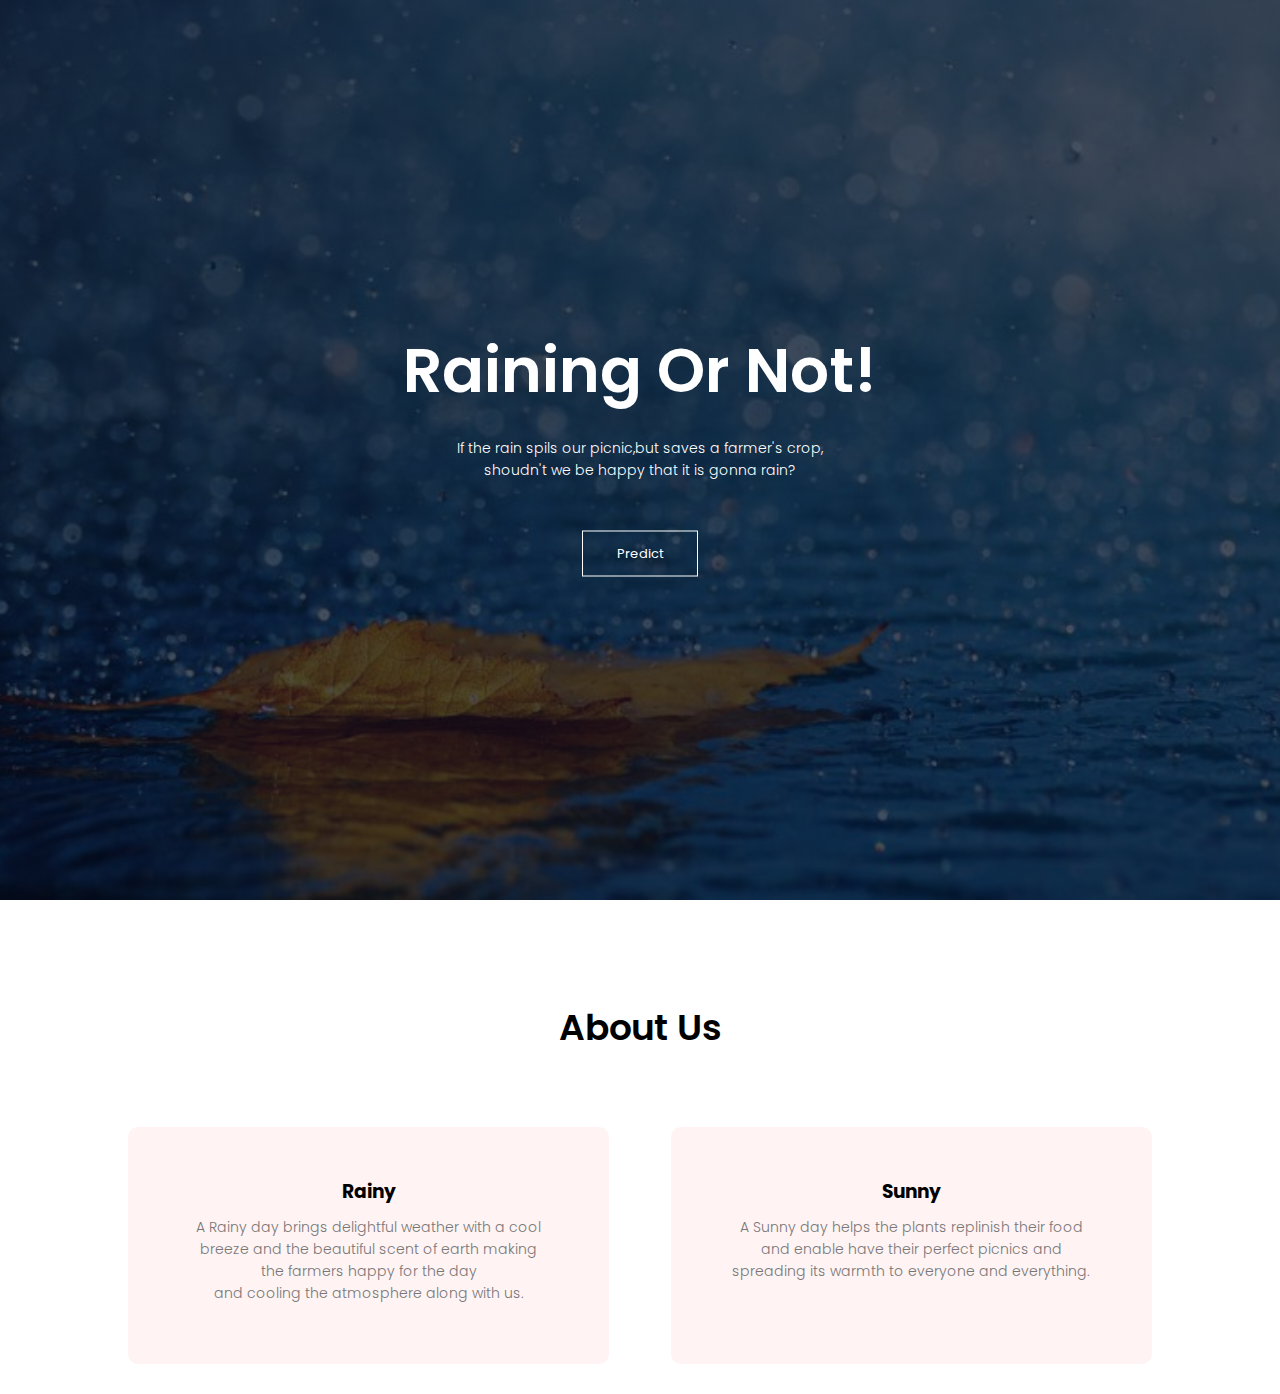
<file: webapp/index.html>
<!DOCTYPE html>
<html>
    <head>
        <meta name="viewport" content="width=device-width,initial-scale=1.0">
        <title>Rainfall Prediction Application</title>
        <link rel="stylesheet" href="style.css">
        <link rel="preconnect" href="https://fonts.googleapis.com">
        <link rel="preconnect" href="https://fonts.gstatic.com" crossorigin>
        <link href="https://fonts.googleapis.com/css2?family=Poppins:wght@100;200;300;400;600;700&display=swap" rel="stylesheet">
    </head>
    <body>
        <section class="header">
          <div class="text-box">
        <h1>
            Raining Or Not!  </h1>
            <p>
              If the rain spils our picnic,but saves a farmer's crop,<br>
              shoudn't we be happy that it is gonna rain?
            </p>
            <a href="" class="button">Predict</a>
      
    </div>
    </section>
        <section class="footer">
            <h1>About Us</h1>
            <div class="colomn">
            <div class="row">
                <h3>Rainy</h3>
                <p>
                    A Rainy day brings delightful weather with a cool breeze and 
                    the beautiful scent of earth making the farmers happy for the day<br> 
                    and cooling the atmosphere along with us.
                </p>
            </div>
           
                    <div class="row">
                        <h3>Sunny</h3>
                        <p>
                    A Sunny day helps the plants replinish their food and enable 
                     have 
                    their perfect picnics 
                    and spreading its warmth to everyone and everything.
                </p>  
            </div>
            
           
        </div>
        </section>
        
    </body>
</html>
</file>
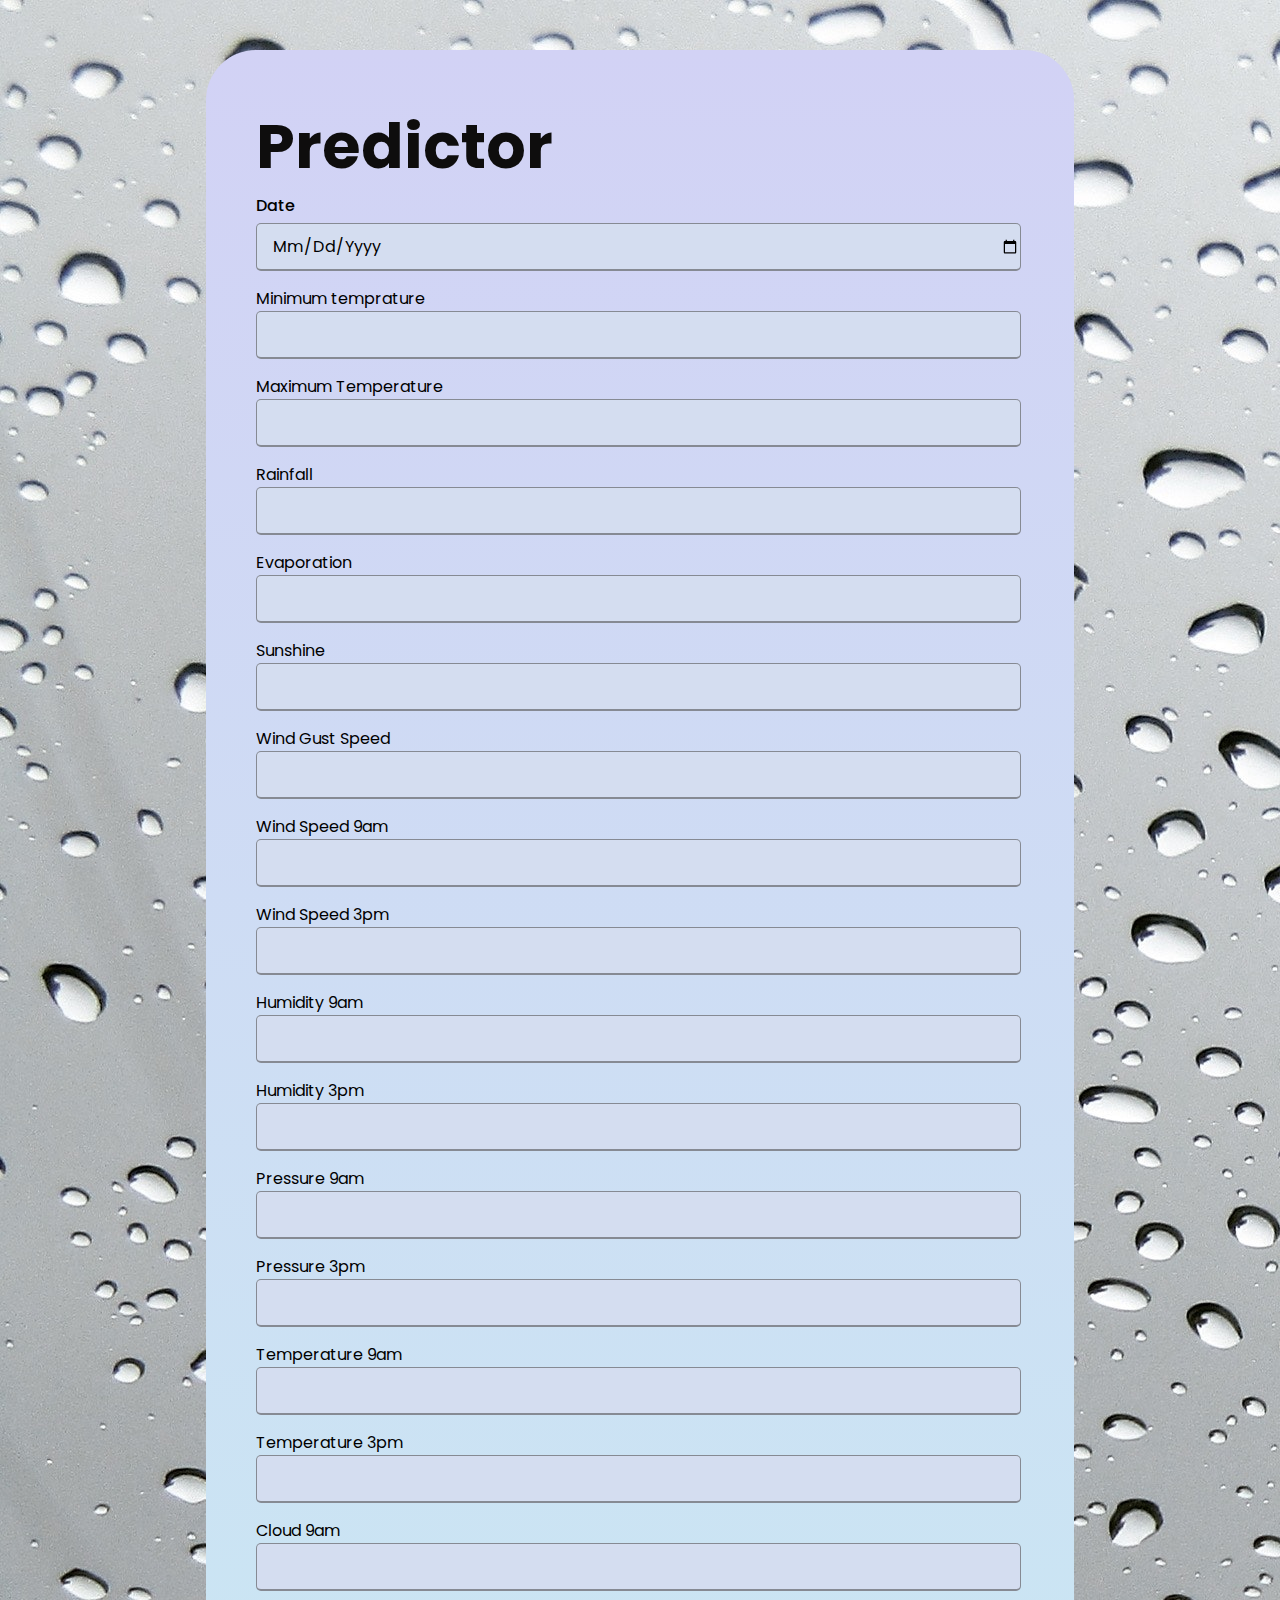
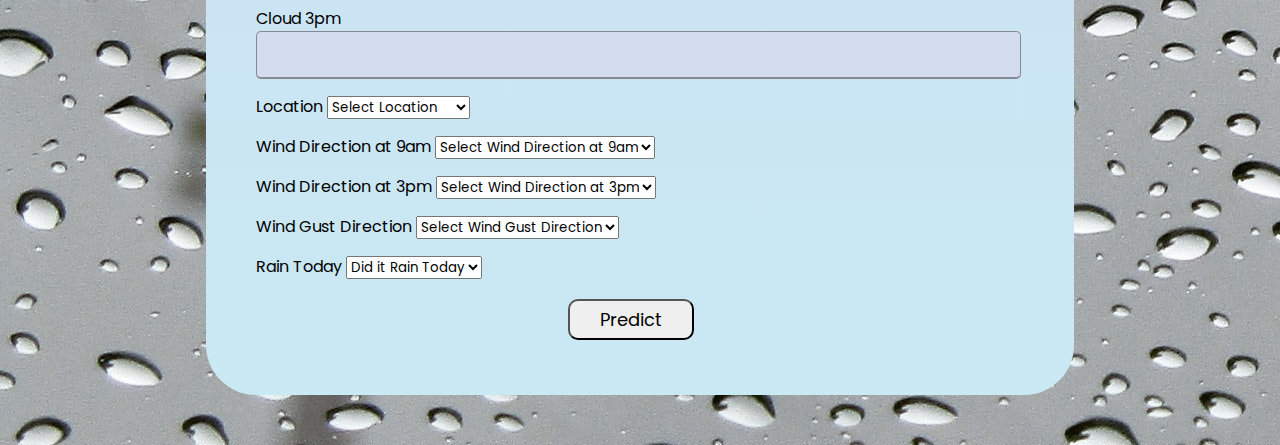
<file: webapp/prediction.html>
<!DOCTYPE html>
<html>
    <head>
        <meta name="viewport" content="width=device-width,initial-scale=1.0">

        <link rel="stylesheet" href="predictor.css">
        <link rel="preconnect" href="https://fonts.googleapis.com">
        <link rel="preconnect" href="https://fonts.gstatic.com" crossorigin>
        <link href="https://fonts.googleapis.com/css2?family=Poppins:wght@100;200;300;400;600;700&display=swap" rel="stylesheet">
    </head>
    <!-- <body>
        <section class="sub-header">
         <h1>Predictor</h1>
        </section>
        
    </body> -->
  
    <body>
        <section id="prediction-form">
            <form class="form" action="/predict", method="POST">
                <h1 class="my-3 text-center">Predictor</h1>
                <div class="row">
                    <div class="colomn"
                    <div class="col-md-6 my-2">
                        <div class="md-form">
                            <label for="date" class="date">Date</label>
                            <input type="date" class="form-control" id="date" name="date">
                        </div>
                    </div>
                    <div class="col-md-6 my-2">
                        <div class="md-form">
                            <label for="mintemp" class="mintemp"> Minimum temprature</label>
                            <input type="text" class="form-control" id="mintemp" name="mintemp">
                        </div>
                    </div>
                    <div class="col-md-6 my-2">
                        <div class="md-form">
                            <label for="maxtemp" class="maxtemp">Maximum Temperature</label>
                            <input type="text" class="form-control" id="maxtemp" name="maxtemp">
                        </div>
                    </div>
                    <div class="col-md-6 my-2">
                        <div class="md-form">
                            <label for="rainfall" class="rainfall">Rainfall</label>
                            <input type="text" class="form-control" id="rainfall" name="rainfall">
                        </div>
                    </div>
                    <div class="col-md-6 my-2">
                        <div class="md-form">
                            <label for="evaporation" class="evaporation">Evaporation</label>
                            <input type="text" class="form-control" id="evaporation" name="evaporation">
                        </div>
                    </div>
                    <div class="col-md-6 my-2">
                        <div class="md-form">
                            <label for="sunshine" class="sunshine">Sunshine</label>
                            <input type="text" class="form-control" id="sunshine" name="sunshine">
                        </div>
                    </div>
                    <div class="col-md-6 my-2">
                        <div class="md-form">
                            <label for="windgustspeed" class="windgustspeed">Wind Gust Speed</label>
                            <input type="text" class="form-control" id="windgustspeed" name="windgustspeed">
                        </div>
                    </div>
                    <div class="col-md-6 my-2">
                        <div class="md-form">
                            <label for="windspeed9am" class="windspeed9am">Wind Speed 9am</label>
                            <input type="text" class="form-control" id="windspeed9am" name="windspeed9am">
                        </div>
                    </div>
                    <div class="col-md-6 my-2">
                        <div class="md-form">
                            <label for="windspeed3pm" class="windspeed3pm">Wind Speed 3pm</label>
                            <input type="text" class="form-control" id="windspeed3pm" name="windspeed3pm">
                        </div>
                    </div>
                    <div class="col-md-6 my-2">
                        <div class="md-form">
                            <label for="humidity9am" class="humidity9am">Humidity 9am</label>
                            <input type="text" class="form-control" id="humidity9am" name="humidity9am">
                        </div>
                    </div>
                    <div class="col-md-6 my-2">
                        <div class="md-form">
                            <label for="humidity3pm" class="humidity3pm">Humidity 3pm</label>
                            <input type="text" class="form-control" id="humidity3pm" name="humidity3pm">
                        </div>
                    </div>
                    <div class="col-md-6 my-2">
                        <div class="md-form">
                            <label for="pressure9am" class="pressure9am">Pressure 9am</label>
                            <input type="text" class="form-control" id="pressure9am" name="pressure9am">
                        </div>
                    </div>
                    <div class="col-md-6 my-2">
                        <div class="md-form">
                            <label for="pressure3pm" class="pressure3pm">Pressure 3pm</label>
                            <input type="text" class="form-control" id="pressure3pm" name="pressure3pm">
                        </div>
                    </div>
                    
                    <div class="col-md-6 my-2">
                        <div class="md-form">
                            <label for="temp9am" class="temp9am">Temperature 9am</label>
                            <input type="text" class="form-control" id="temp9am" name="temp9am">
                        </div>
                    </div>
                    <div class="col-md-6 my-2">
                        <div class="md-form">
                            <label for="temp3pm" class="temp3pm">Temperature 3pm</label>
                            <input type="text" class="form-control" id="temp3pm" name="temp3pm">
                        </div>
                    </div>
                    <div class="col-md-6 my-2">
                        <div class="md-form">
                            <label for="cloud9am" class="cloud9am">Cloud 9am</label>
                            <input type="text" class="form-control" id="cloud9am" name="cloud9am">
                        </div>
                    </div>
                    <div class="col-md-6 my-2">
                        <div class="md-form">
                            <label for="cloud3pm" class="cloud3pm">Cloud 3pm</label>
                            <input type="text" class="form-control" id="cloud3pm" name="cloud3pm">
                        </div>
                    </div>
                    </div>
                    <div class="col-md-6 my-2">
                        <div class="md-form">
                            <label for="location" class="location" name="location">Location</label>
                            <select class="location" id="location" name="location" aria-label="Location">
                                <option selected>Select Location</option>
                                <option value= 24>Adelaide</option>
                                <option value= 7>Albany</option>
                                <option value= 30>Albury</option>
                                <option value= 46>AliceSprings</option>
                                <option value= 33>BadgerysCreek</option>
                                <option value= 14>Ballarat</option>
                                <option value= 36>Bendigo</option>
                                <option value= 21>Brisbane</option>
                                <option value= 2>Cairns</option>
                                <option value= 43>Cobar</option>
                                <option value= 9>CoffsHarbour</option>
                                <option value= 4>Dartmoor</option>
                                <option value= 11>Darwin</option>
                                <option value= 15>GoldCoast</option>
                                <option value= 17>Hobart</option>
                                <option value= 45>Katherine</option>
                                <option value= 23>Launceston</option>
                                <option value= 28>Melbourne</option>
                                <option value= 25>Melbourne Airport</option>
                                <option value= 44>Mildura</option>
                                <option value= 42>Moree</option>
                                <option value= 5>MountGambier</option>
                                <option value= 12>MountGinini</option>
                                <option value= 19>Newcastle	</option>
                                <option value= 47>Nhil</option>
                                <option value= 13>NorahHead</option>
                                <option value= 6>NorfolkIsland</option>
                                <option value= 32>Nuriootpa</option>
                                <option value= 40>PearceRAAF</option>
                                <option value= 31>Penrith</option>
                                <option value= 26>Perth</option>
                                <option value= 35>Perth Airport</option>
                                <option value= 1>Portland</option>
                                <option value= 37>Richmond</option>
                                <option value= 27>Sale</option>
                                <option value= 41>Salmon Gums</option>
                                <option value= 10>Sydney</option>
                                <option value= 16>Sydney Airport</option>
                                <option value= 39>Townsville</option>
                                <option value= 34>Tuggeranong</option>
                                <option value= 49>Uluru</option>
                                <option value= 38>WaggaWagga</option>
                                <option value= 3>Walpole</option>
                                <option value= 18>Watsonia</option>
                                <option value= 22>William Town</option>
                                <option value= 8>Witchcliffe</option>
                                <option value= 20>Wollongong</option>
                                <option value= 48>Woomera</option>
                            </select>
                        </div>
                    </div>
                    <div class="col-md-6 my-2">
                        <div class="md-form">
                            <label for="winddir9am" class="winddir9am" name = "winddir9am">Wind Direction at 9am</label>
                            <select class="winddir9am" id="winddir9am" name="winddir9am" aria-label="Wind Direction 9am">
                                <option selected>Select Wind Direction at 9am</option>
                                <option value= 1>N</option>
                                <option value= 5>W</option>
                                <option value= 10>S</option>
                                <option value= 15>E</option>
                                <option value= 2>NW</option>
                                <option value= 9>NE</option>
                                <option value= 7>SW</option>
                                <option value= 13>SE</option>
                                <option value= 0>NNW</option>
                                <option value= 3>NNE</option>
                                <option value= 8>SSW</option>
                                <option value= 11>SSE</option>
                                <option value= 4>WNW</option>
                                <option value= 6>WSW</option>
                                <option value= 12>ENE</option>
                                <option value= 14>ESE</option>
                            </select>
                        </div>
                    </div>
                    <div class="col-md-6 my-2">
                        <div class="md-form">
                            <label for="winddir3pm" class="winddir3pm" name = "winddir3pm">Wind Direction at 3pm</label>
                            <select class="winddir3pm" id="winddir3pm" name = "winddir3pm" aria-label="Wind Direction at 3pm">
                                <option selected>Select Wind Direction at 3pm</option>
                                <option value= 2>N</option>
                                <option value= 4>W</option>
                                <option value= 8>S</option>
                                <option value= 14>E</option>
                                <option value= 0>NW</option>
                                <option value= 11>NE</option>
                                <option value= 9>SW</option>
                                <option value= 10>SE</option>
                                <option value= 1>NNW</option>
                                <option value= 5>NNE</option>
                                <option value= 7>SSW</option>
                                <option value= 12>SSE</option>
                                <option value= 3>WNW</option>
                                <option value= 6>WSW</option>
                                <option value= 13>ENE</option>
                                <option value= 15>ESE</option>
                            </select>
                        </div>
                    </div>
                    <div class="col-md-6 my-2">
                        <div class="md-form">
                            <label for="windgustdir" class="windgustdir" name = "windgustdir">Wind Gust Direction</label>
                            <select class="windgustdir" id="windgustdir" name = "windgustdir" aria-label="Wind Gust Direction">
                                <option selected>Select Wind Gust Direction</option>
                                <option value= 3>N</option>
                                <option value= 4>W</option>
                                <option value= 7>S</option>
                                <option value= 15>E</option>
                                <option value= 1>NW</option>
                                <option value= 11>NE</option>
                                <option value= 9>SW</option>
                                <option value= 12>SE</option>
                                <option value= 0>NNW</option>
                                <option value= 6>NNE</option>
                                <option value= 8>SSW</option>
                                <option value= 10>SSE</option>
                                <option value= 2>WNW</option>
                                <option value= 5>WSW</option>
                                <option value= 14>ENE</option>
                                <option value= 13>ESE</option>
                            </select>
                        </div>
                    </div>
                    <div class="col-md-6 my-2">
                        <div class="md-form">
                            <label for="raintoday" class="raintoday" name="raintoday">Rain Today</label>
                            <select class="raintoday" id="raintoday" name="raintoday" aria-label="Rain Today">
                                <option selected>Did it Rain Today</option>
                                <option value= 1>Yes</option>
                                <option value= 0>No</option>
                            </select>
                        </div>
                    </div>
                    <div class="button">
                        <button type="submit" class="btn btn-info button" center="true">Predict</button>
                        
                    </div>
                </div>
            </form>
        </section>
       
        <script src="https://cdn.jsdelivr.net/npm/bootstrap@5.0.0-beta2/dist/js/bootstrap.bundle.min.js" integrity="sha384-b5kHyXgcpbZJO/tY9Ul7kGkf1S0CWuKcCD38l8YkeH8z8QjE0GmW1gYU5S9FOnJ0" crossorigin="anonymous"></script>
    </body>
</html>
</file>
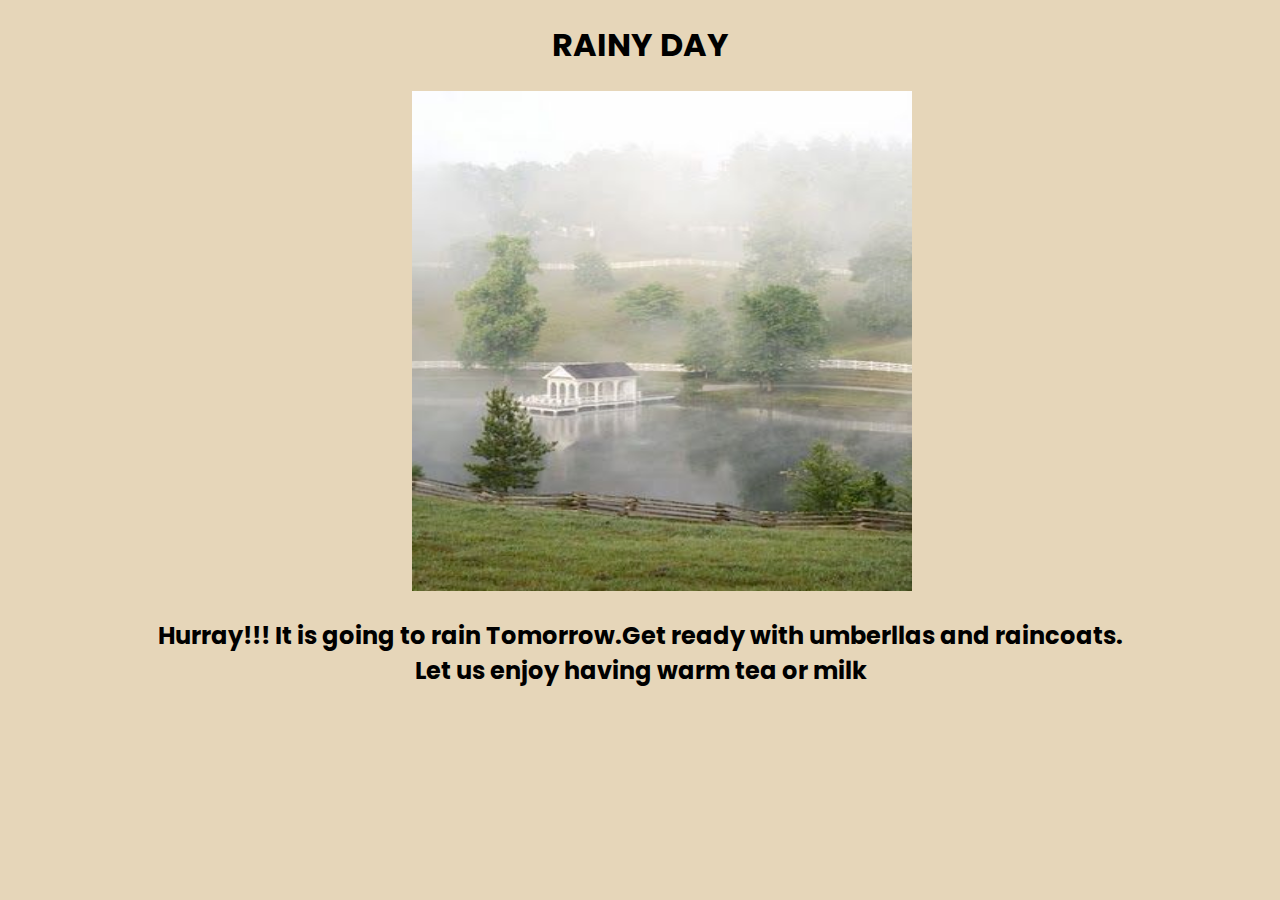
<file: webapp/rainyday.html>
<!DOCTYPE html>
<html lang="en">
<head>
    <meta charset="UTF-8">
    <meta http-equiv="X-UA-Compatible" content="IE=edge">
    <meta name="viewport" content="width=device-width, initial-scale=1.0">
    <link href="https://fonts.googleapis.com/css2?family=Poppins:wght@100;400;500;600;700;800;900&display=swap" rel="stylesheet">
    <link rel="stylesheet" href="after_predict.css">
    <title>Rainy Day</title>
</head>
<body>
    <h1 style="text-align: center; font-size: 3 rem; font-weight: bolder">RAINY DAY</h1>
    <div class="rainyimg">
        <img src="images/rainyday.png" alt="Rachana" style="height: 500px; width: 500px; margin-left: 32%">
    </div>
    <div>
        <h2>Hurray!!! It is going to rain Tomorrow.Get ready with umberllas and raincoats.<br>Let us enjoy having warm tea or milk</h2>
   </div>
</body>
</html>
</file>
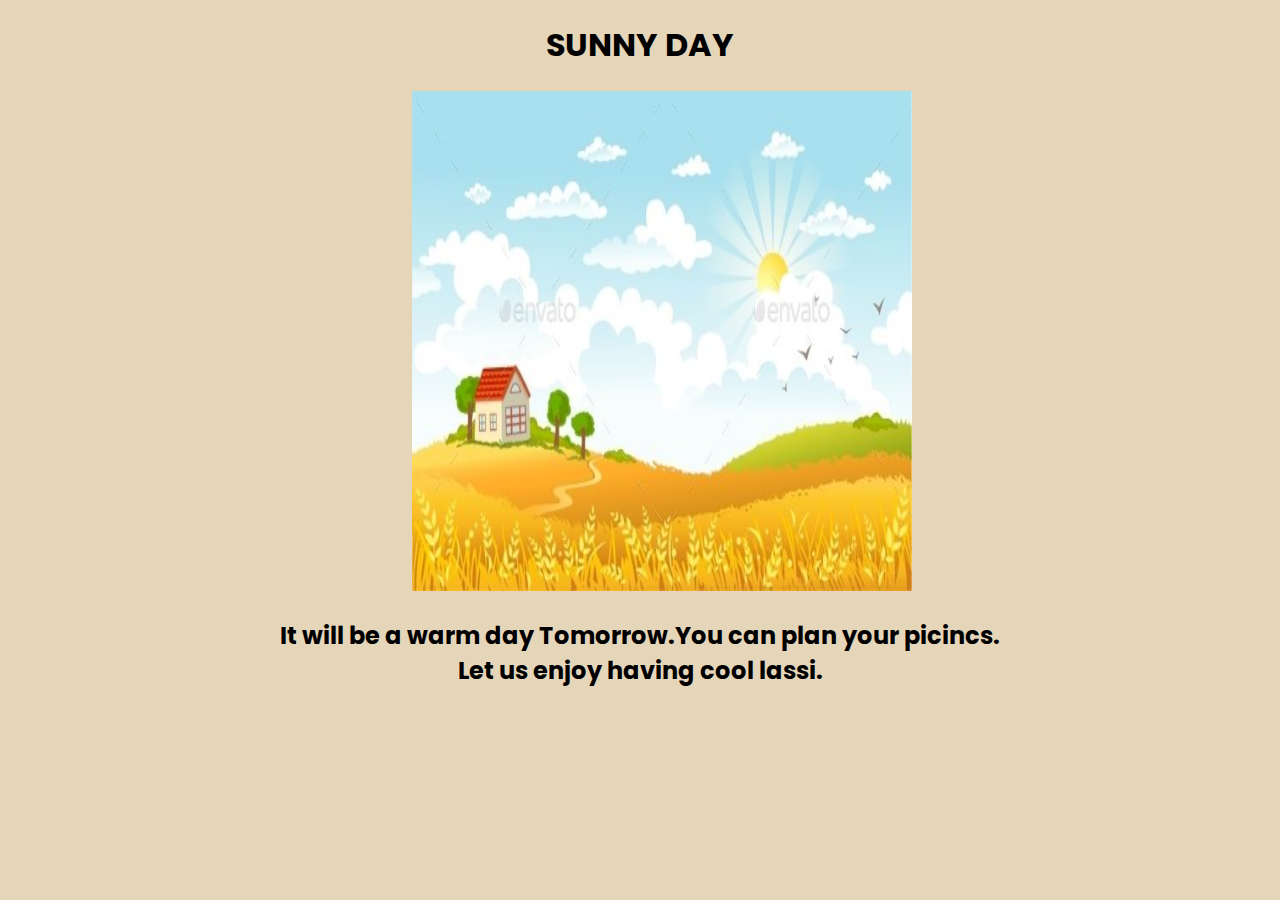
<file: webapp/sunnyday.html>
<!DOCTYPE html>
<html lang="en">
<head>
    <meta charset="UTF-8">
    <meta http-equiv="X-UA-Compatible" content="IE=edge">
    <meta name="viewport" content="width=device-width, initial-scale=1.0">
    <link href="https://fonts.googleapis.com/css2?family=Poppins:wght@100;400;500;600;700;800;900&display=swap" rel="stylesheet">
    <link rel="stylesheet" href="after_predict.css">
    <title>Sunny Day</title>
</head>
<body>
    <h1 style="text-align: center; font-size: 3 rem; font-weight: bolder">SUNNY DAY</h1>
    <div class="rainyimg">
        <img src="images/sunnyday.png" alt="Rachana" style="height: 500px; width: 500px; margin-left: 32%">
    </div>
    <div>
        <h2>It will be a warm day Tomorrow.You can plan your picincs.<br>Let us enjoy having cool lassi.</h2>
   </div>
</body>
</html>
</file>
<file: webapp/style.css>
*{
    margin: 0;
    padding: 0;
    font-family: 'Poppins', sans-serif;
}
.header{
    min-height : 100vh;
    width: 100%;
    background-image: linear-gradient(rgba(4,9,30,0.7),rgba(4,9,30,0.7)),url(images/banner.jpg);
    
    background-position: center;
    background-size: cover;
    position: relative;
}
.text-box{
    width: 90%;
    color: #fff;
    position: absolute;
    top: 50%;
    left: 50%;
    transform: translate(-50%,-50%);
    text-align: center;

}
.text-box h1{
    font-size: 62px;
}
.text-box p{
    margin: 10px 0 40px;
    font-size: 14px;
    color: #fff;
}
.button{
    display: inline-block;
    text-decoration: none;
    color: #fff;
    border:1px solid #fff;
    padding: 12px 34px;
    font-size: 13px;
    background: transparent;
    position: relative;
    cursor: pointer;
}
.button:hover{
    border: 1px solid #f44336;
    background:#f44336 ;
    transition:1s;
}

@media(max-width: 700px){
    .text-box h1{
        font-size:20px;
    }
}
.footer{
    width:80%;
    margin: auto;
    text-align: center;
    padding-top: 100px;
   
}
h1{
font-size: 36px;
font-weight: 600;

}
p{
    color: #777;
    font-size: 14px;
    font-weight: 300;
    line-height: 22px;
    padding: 10px ;
    
}
.row{
    
    flex-basis: 47%;
    background-color: #fff3f3;
    margin-top: 2%;
    border-radius:10px;
    margin-bottom: 2%;
    padding: 50px 50px;
    box-sizing: border-box;
}

.colomn{

    margin-top: 5%;
    display: flex;
    justify-content: space-between;
    box-sizing: border-box;
    margin-bottom: 1%;
   
}
</file>
<file: webapp/predictor.css>
*{
    margin: 0;
    padding: 0;
    font-family: 'Poppins', sans-serif;
}


h1{
    font-size: 62px;
}

body {
    background-image:url(images/inner.jpg);
    font-family: 'Poppins', sans-serif;
}
.form {
    
    background-image:linear-gradient(rgb(210, 210, 245),rgb(201, 233, 243)),url(images/inner.jpg);
    width: 60vw;
    margin: 50px auto;
    padding: 50px 50px;
    /* box-shadow: 0 5px 11px 0 rgba(0,0,0,0.18),0 4px 15px 0 rgba(0,0,0,0.15);  */
    border-radius: 50px;
}
.form h1 {
    color: #0e0d0d;
}

.button {
    padding: 5px 30px;
    font-size: 18px;

}


.md-form{
    margin-bottom: 15px;
    width: calc(100%  - 20px);

}

.date{
    display: block;
    font-weight: 500;
    margin-bottom: 5px;
}
 .md-form input {
    height: 45px;
    width: 100%;
    outline: none;
    border-radius: 5px;
    border: 1px solid rgb(73, 66, 70);
    padding-left: 15px;
    font-size: 16px;
    border-bottom-width: 2px;
    transition: all 0.3s ease;
    background-color: #d4ddf0;
    text-transform: capitalize;
}

.md-form input:focus,
.md-form input:valid{
    border-color: rgba(101, 102, 107, 0.7);
}

.button{
    box-align:center;
    margin-left: 34%;
    margin-right: 50%;
    box-sizing: border-box;
    border-radius: 10px;
   
}
</file>
<file: webapp/after_predict.css>
body {
    background-color: #e6d6b9;
    font-family: 'Poppins', sans-serif;
}

h2{
    font-size: 2 rem;
    font-weight: bold;
    text-align: center;
}
</file>
